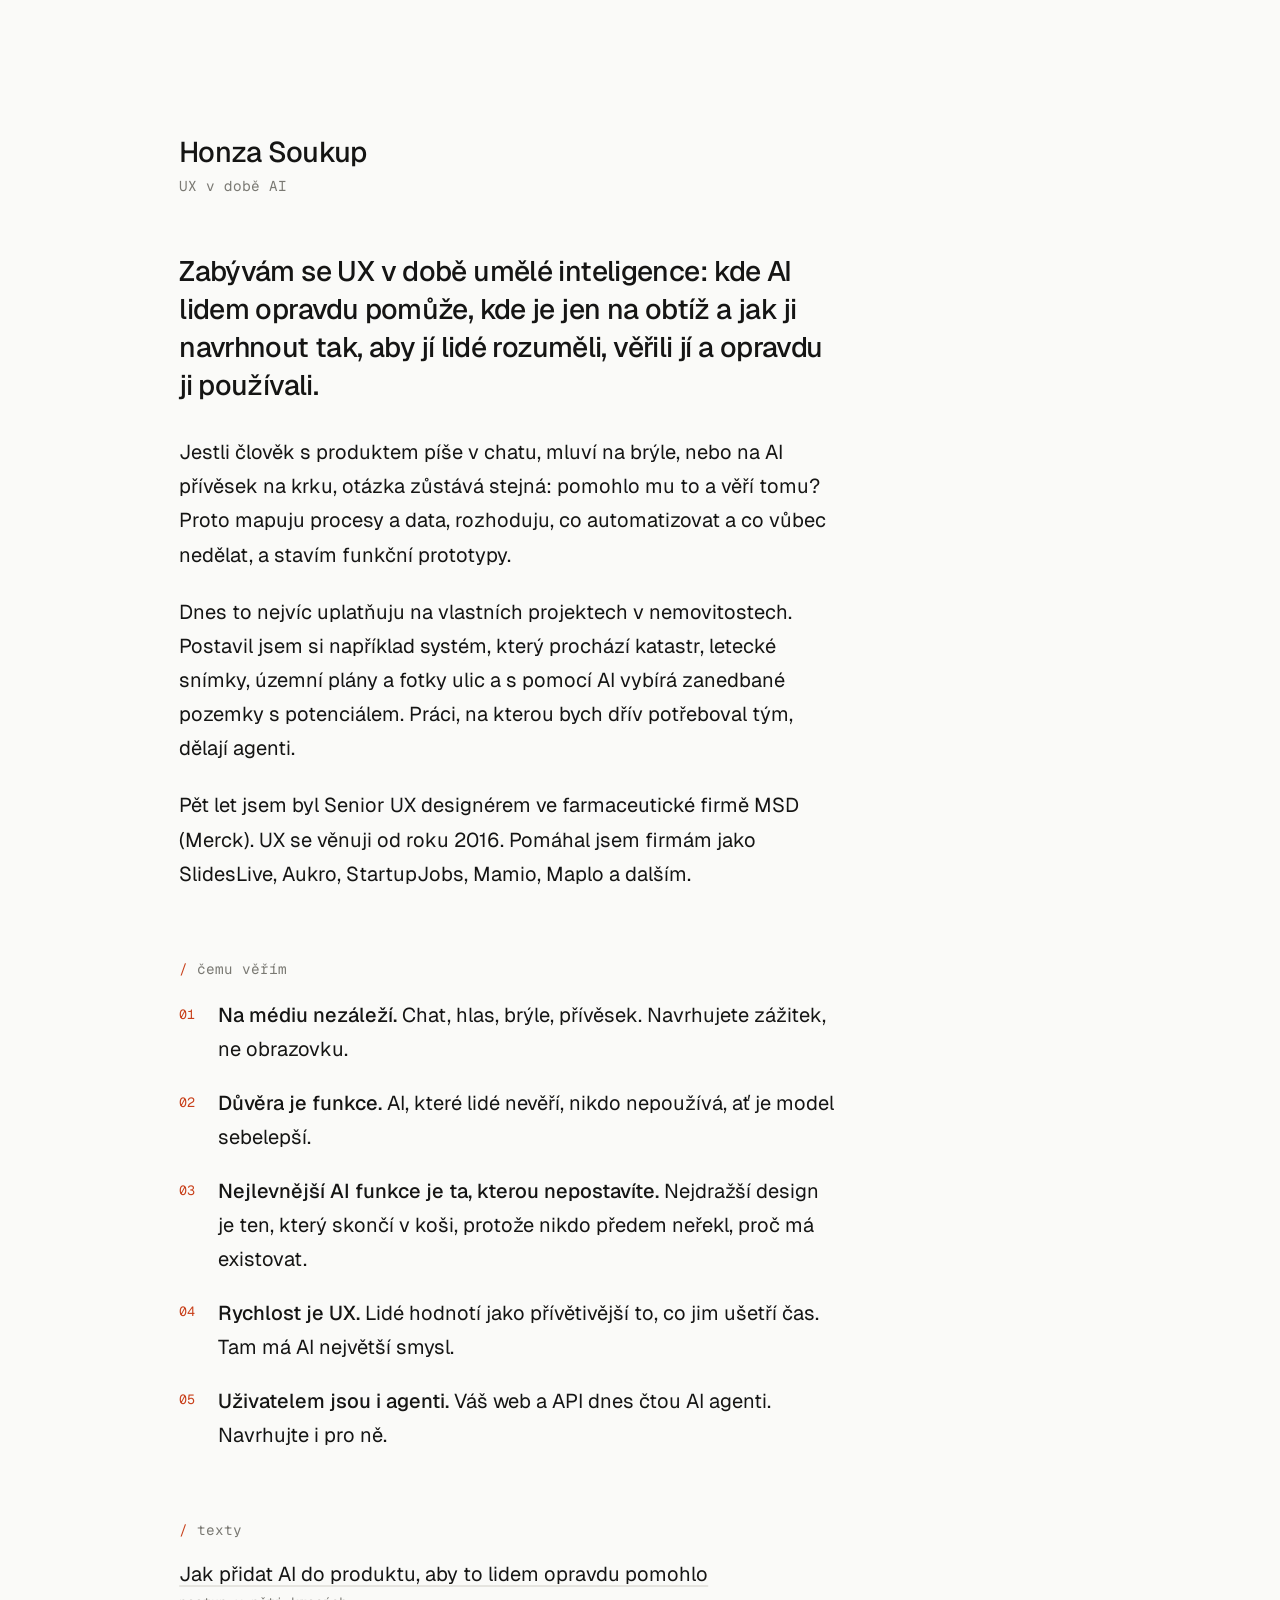
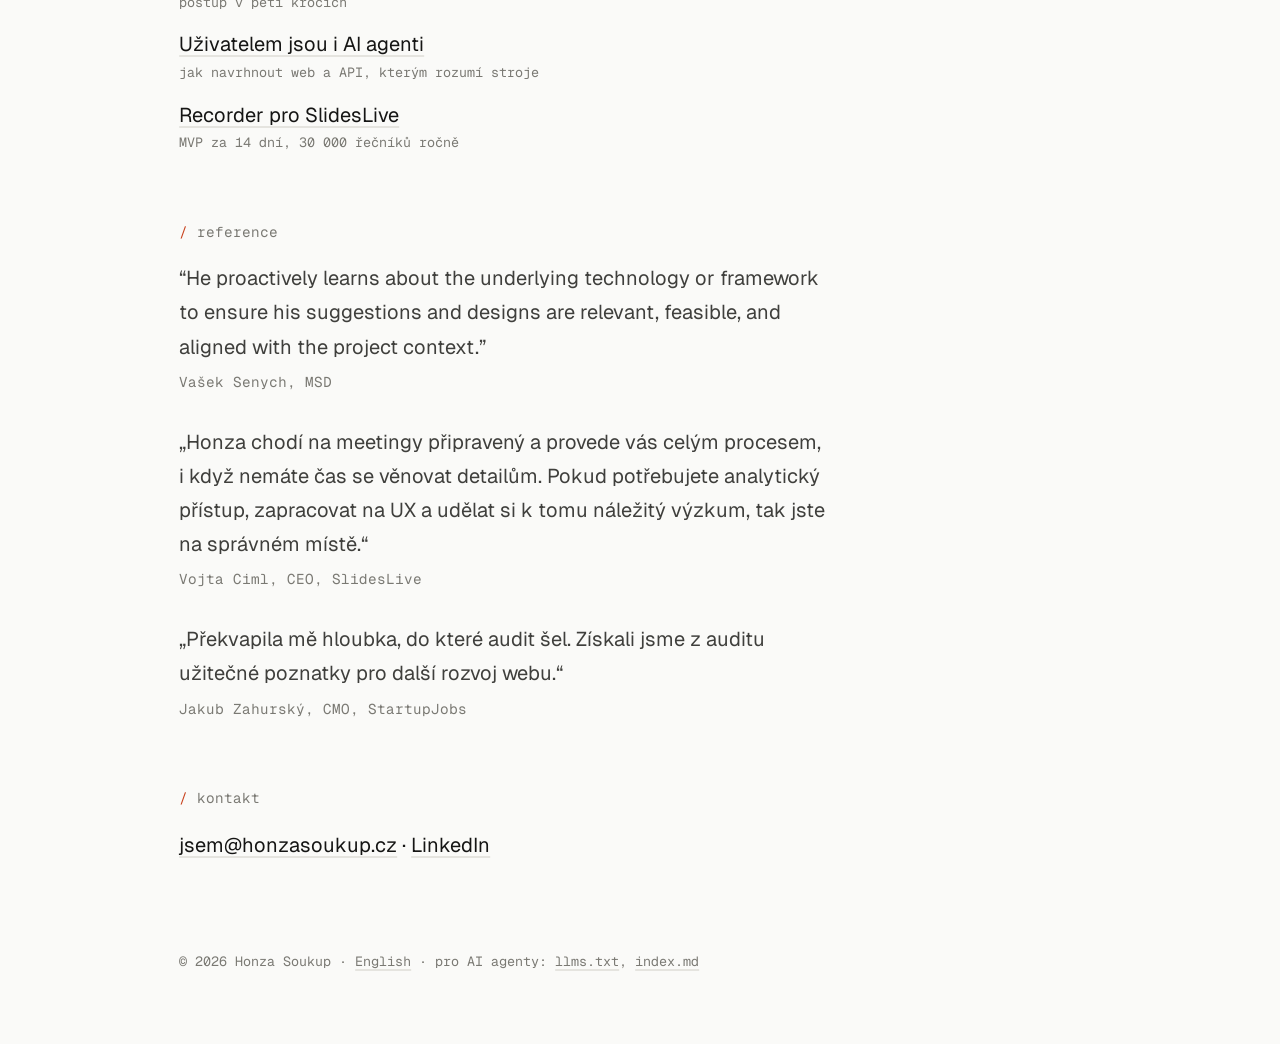
<file: index.html>
<!doctype html>
<html lang="cs">
<head>
<meta charset="utf-8">
<meta name="viewport" content="width=device-width, initial-scale=1">
<title>Honza Soukup — UX v době AI</title>
<meta name="description" content="Honza Soukup se zabývá UX v době AI: kde umělá inteligence lidem opravdu pomůže a jak ji navrhnout tak, aby jí lidé rozuměli a věřili. UX od roku 2016, 5 let Senior UX designer v MSD (Merck).">
<meta name="author" content="Honza Soukup">
<meta name="robots" content="index, follow, max-snippet:-1">
<link rel="canonical" href="https://www.honzasoukup.cz/">
<link rel="alternate" hreflang="cs" href="https://www.honzasoukup.cz/">
<link rel="alternate" hreflang="en" href="https://www.honzasoukup.cz/en/">
<link rel="alternate" hreflang="x-default" href="https://www.honzasoukup.cz/">
<link rel="alternate" type="text/markdown" href="/index.md" title="Markdown verze pro AI agenty">
<link rel="alternate" type="text/plain" href="/llms.txt" title="llms.txt">
<meta property="og:type" content="profile">
<meta property="og:title" content="Honza Soukup — UX v době AI">
<meta property="og:description" content="Chat, hlas, brýle, přívěsek — otázka zůstává stejná: pomohlo to člověku a věří tomu?">
<meta property="og:url" content="https://www.honzasoukup.cz/">
<meta property="og:locale" content="cs_CZ">
<link rel="preconnect" href="https://fonts.googleapis.com">
<link rel="preconnect" href="https://fonts.gstatic.com" crossorigin>
<link href="https://fonts.googleapis.com/css2?family=Geist:wght@400;500&family=Geist+Mono:wght@400&display=swap" rel="stylesheet">
<link rel="stylesheet" href="/style.css">
<script type="application/ld+json">
{
  "@context": "https://schema.org",
  "@graph": [
    {
      "@type": "ProfilePage",
      "@id": "https://www.honzasoukup.cz/#page",
      "url": "https://www.honzasoukup.cz/",
      "name": "Honza Soukup — UX v době AI",
      "inLanguage": "cs",
      "dateModified": "2026-10-04",
      "mainEntity": { "@id": "https://www.honzasoukup.cz/#person" }
    },
    {
      "@type": "Person",
      "@id": "https://www.honzasoukup.cz/#person",
      "name": "Honza Soukup",
      "url": "https://www.honzasoukup.cz/",
      "email": "mailto:jsem@honzasoukup.cz",
      "jobTitle": "UX v době AI",
      "description": "Zabývá se UX v době AI: kde umělá inteligence lidem opravdu pomůže a jak ji navrhnout tak, aby jí lidé rozuměli a věřili — v chatu, hlasem, v brýlích i v nositelných zařízeních. UX od roku 2016, 5 let Senior UX designer v MSD (Merck).",
      "address": { "@type": "PostalAddress", "addressCountry": "CZ" },
      "knowsLanguage": ["cs", "en"],
      "knowsAbout": ["UX v době AI", "UX design", "návrh AI produktů", "AI agenti", "konverzační rozhraní", "uživatelský výzkum", "prototypování"],
      "sameAs": ["https://www.linkedin.com/in/honza-soukup/"],
      "subjectOf": [
        { "@id": "https://www.honzasoukup.cz/blog/jak-do-aplikace-pridat-umelou-inteligenci-ai-aby-to-zlepsilo-ux#article" },
        { "@id": "https://www.honzasoukup.cz/blog/jak-udelat-uzivatelsky-privetive-api#article" },
        { "@id": "https://www.honzasoukup.cz/projekt/recorder#article" }
      ]
    }
  ]
}
</script>
</head>
<body>
<main>
  <h1>Honza Soukup</h1>
  <p class="role">UX v době AI</p>

  <div class="intro">
    <p>Zabývám se UX v&nbsp;době umělé inteligence: kde AI lidem opravdu pomůže, kde je jen na obtíž a&nbsp;jak ji navrhnout tak, aby jí lidé rozuměli, věřili jí a&nbsp;opravdu ji používali.</p>

    <p>Jestli člověk s&nbsp;produktem píše v&nbsp;chatu, mluví na brýle, nebo na AI přívěsek na krku, otázka zůstává stejná: pomohlo mu to a&nbsp;věří tomu? Proto mapuju procesy a&nbsp;data, rozhoduju, co automatizovat a&nbsp;co vůbec nedělat, a&nbsp;stavím funkční prototypy.</p>

    <p>Dnes to nejvíc uplatňuju na vlastních projektech v&nbsp;nemovitostech. Postavil jsem si například systém, který prochází katastr, letecké snímky, územní plány a&nbsp;fotky ulic a&nbsp;s&nbsp;pomocí AI vybírá zanedbané pozemky s&nbsp;potenciálem. Práci, na kterou bych dřív potřeboval tým, dělají agenti.</p>

    <p>Pět let jsem byl Senior UX designérem ve farmaceutické firmě MSD (Merck). UX se věnuji od roku 2016. Pomáhal jsem firmám jako SlidesLive, Aukro, StartupJobs, Mamio, Maplo a&nbsp;dalším.</p>
  </div>

  <section aria-labelledby="teze">
    <h2 id="teze">čemu věřím</h2>
    <ol class="theses">
      <li><strong>Na médiu nezáleží.</strong> Chat, hlas, brýle, přívěsek. Navrhujete zážitek, ne obrazovku.</li>
      <li><strong>Důvěra je funkce.</strong> AI, které lidé nevěří, nikdo nepoužívá, ať je model sebelepší.</li>
      <li><strong>Nejlevnější AI funkce je ta, kterou nepostavíte.</strong> Nejdražší design je ten, který skončí v&nbsp;koši, protože nikdo předem neřekl, proč má existovat.</li>
      <li><strong>Rychlost je UX.</strong> Lidé hodnotí jako přívětivější to, co jim ušetří čas. Tam má AI největší smysl.</li>
      <li><strong>Uživatelem jsou i agenti.</strong> Váš web a&nbsp;API dnes čtou AI agenti. Navrhujte i&nbsp;pro ně.</li>
    </ol>
  </section>

  <section aria-labelledby="texty">
    <h2 id="texty">texty</h2>
    <ul class="texts">
      <li><a href="/blog/jak-do-aplikace-pridat-umelou-inteligenci-ai-aby-to-zlepsilo-ux">Jak přidat AI do produktu, aby to lidem opravdu pomohlo</a><small>postup v&nbsp;pěti krocích</small></li>
      <li><a href="/blog/jak-udelat-uzivatelsky-privetive-api">Uživatelem jsou i&nbsp;AI agenti</a><small>jak navrhnout web a&nbsp;API, kterým rozumí stroje</small></li>
      <li><a href="/projekt/recorder">Recorder pro SlidesLive</a><small>MVP za 14 dní, 30&nbsp;000 řečníků ročně</small></li>
    </ul>
  </section>

  <section aria-labelledby="reference">
    <h2 id="reference">reference</h2>
    <figure lang="en">
      <blockquote>“He proactively learns about the underlying technology or framework to ensure his suggestions and designs are relevant, feasible, and aligned with the project context.”</blockquote>
      <figcaption>Vašek Senych, MSD</figcaption>
    </figure>
    <figure>
      <blockquote>„Honza chodí na meetingy připravený a&nbsp;provede vás celým procesem, i&nbsp;když nemáte čas se věnovat detailům. Pokud potřebujete analytický přístup, zapracovat na UX a&nbsp;udělat si k&nbsp;tomu náležitý výzkum, tak jste na správném místě.“</blockquote>
      <figcaption>Vojta Ciml, CEO, SlidesLive</figcaption>
    </figure>
    <figure>
      <blockquote>„Překvapila mě hloubka, do které audit šel. Získali jsme z&nbsp;auditu užitečné poznatky pro další rozvoj webu.“</blockquote>
      <figcaption>Jakub Zahurský, CMO, StartupJobs</figcaption>
    </figure>
  </section>

  <section aria-labelledby="kontakt">
    <h2 id="kontakt">kontakt</h2>
    <p><a href="mailto:jsem@honzasoukup.cz">jsem@honzasoukup.cz</a> · <a href="https://www.linkedin.com/in/honza-soukup/">LinkedIn</a></p>
  </section>

  <footer class="colophon">
    © 2026 Honza Soukup · <a href="/en/" hreflang="en" lang="en">English</a> · pro AI agenty: <a href="/llms.txt">llms.txt</a>, <a href="/index.md">index.md</a>
  </footer>
</main>
</body>
</html>
</file>
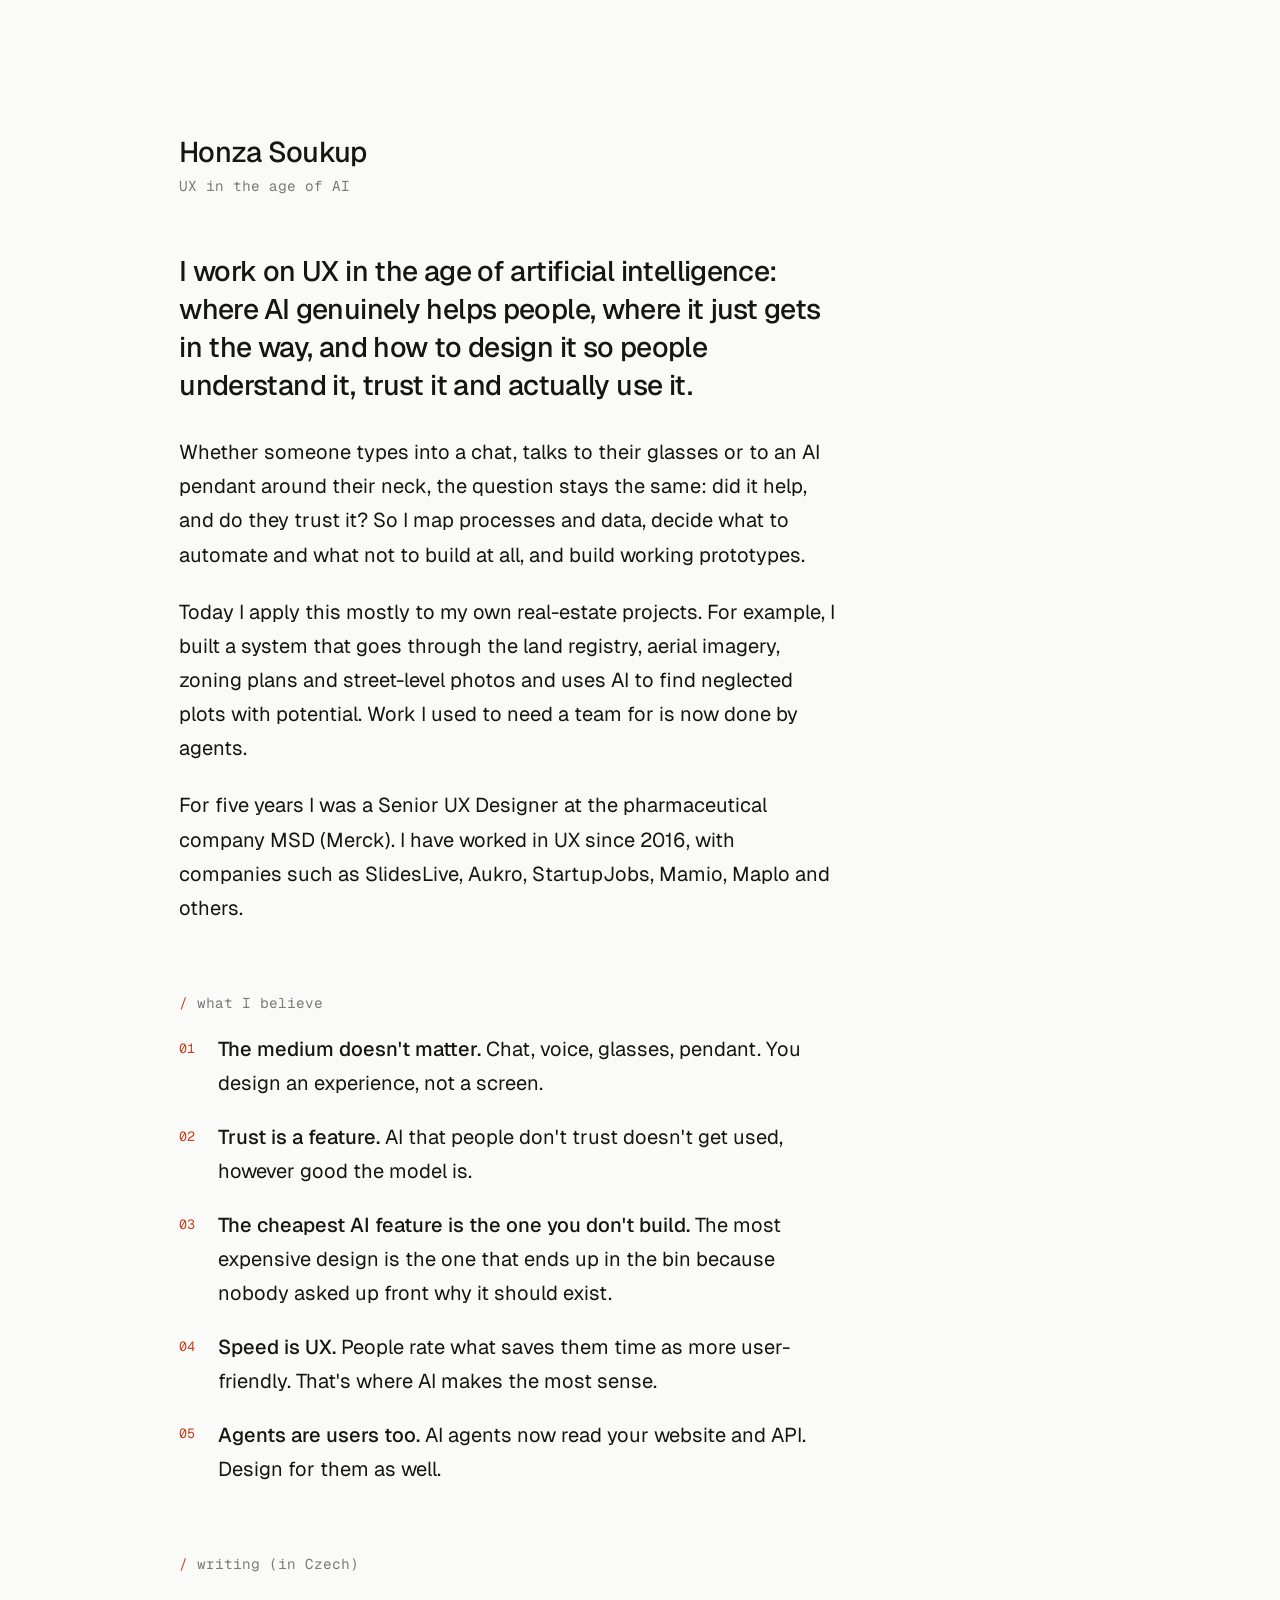
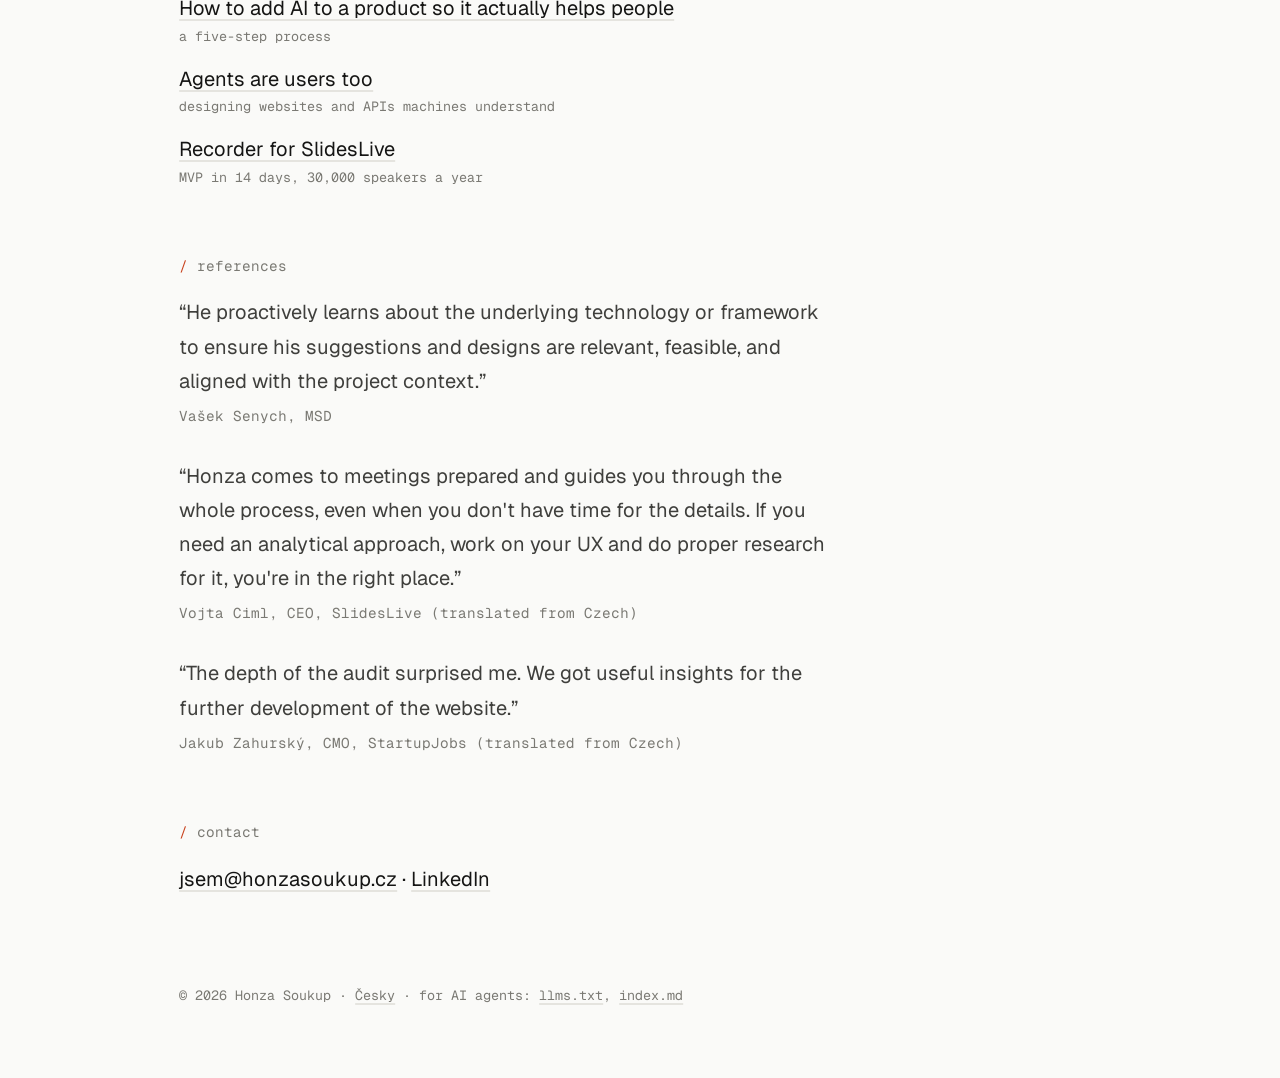
<file: en/index.html>
<!doctype html>
<html lang="en">
<head>
<meta charset="utf-8">
<meta name="viewport" content="width=device-width, initial-scale=1">
<title>Honza Soukup — UX in the age of AI</title>
<meta name="description" content="Honza Soukup works on UX in the age of AI: where artificial intelligence genuinely helps people and how to design it so people understand and trust it. UX since 2016, 5 years as Senior UX Designer at MSD (Merck).">
<meta name="author" content="Honza Soukup">
<meta name="robots" content="index, follow, max-snippet:-1">
<link rel="canonical" href="https://www.honzasoukup.cz/en/">
<link rel="alternate" hreflang="cs" href="https://www.honzasoukup.cz/">
<link rel="alternate" hreflang="en" href="https://www.honzasoukup.cz/en/">
<link rel="alternate" hreflang="x-default" href="https://www.honzasoukup.cz/">
<link rel="alternate" type="text/markdown" href="/en/index.md" title="Markdown version for AI agents">
<link rel="alternate" type="text/plain" href="/llms.txt" title="llms.txt">
<meta property="og:type" content="profile">
<meta property="og:title" content="Honza Soukup — UX in the age of AI">
<meta property="og:description" content="Chat, voice, glasses, a pendant — the question stays the same: did it help, and do people trust it?">
<meta property="og:url" content="https://www.honzasoukup.cz/en/">
<meta property="og:locale" content="en_US">
<link rel="preconnect" href="https://fonts.googleapis.com">
<link rel="preconnect" href="https://fonts.gstatic.com" crossorigin>
<link href="https://fonts.googleapis.com/css2?family=Geist:wght@400;500&family=Geist+Mono:wght@400&display=swap" rel="stylesheet">
<link rel="stylesheet" href="/style.css">
<script type="application/ld+json">
{
  "@context": "https://schema.org",
  "@type": "ProfilePage",
  "@id": "https://www.honzasoukup.cz/en/#page",
  "url": "https://www.honzasoukup.cz/en/",
  "name": "Honza Soukup — UX in the age of AI",
  "inLanguage": "en",
  "dateModified": "2026-10-04",
  "mainEntity": { "@id": "https://www.honzasoukup.cz/#person" }
}
</script>
</head>
<body>
<main>
  <h1>Honza Soukup</h1>
  <p class="role">UX in the age of AI</p>

  <div class="intro">
    <p>I work on UX in the age of artificial intelligence: where AI genuinely helps people, where it just gets in the way, and how to design it so people understand it, trust it and actually use it.</p>

    <p>Whether someone types into a chat, talks to their glasses or to an AI pendant around their neck, the question stays the same: did it help, and do they trust it? So I map processes and data, decide what to automate and what not to build at all, and build working prototypes.</p>

    <p>Today I apply this mostly to my own real-estate projects. For example, I built a system that goes through the land registry, aerial imagery, zoning plans and street-level photos and uses AI to find neglected plots with potential. Work I used to need a team for is now done by agents.</p>

    <p>For five years I was a Senior UX Designer at the pharmaceutical company MSD (Merck). I have worked in UX since 2016, with companies such as SlidesLive, Aukro, StartupJobs, Mamio, Maplo and others.</p>
  </div>

  <section aria-labelledby="beliefs">
    <h2 id="beliefs">what I believe</h2>
    <ol class="theses">
      <li><strong>The medium doesn't matter.</strong> Chat, voice, glasses, pendant. You design an experience, not a screen.</li>
      <li><strong>Trust is a feature.</strong> AI that people don't trust doesn't get used, however good the model is.</li>
      <li><strong>The cheapest AI feature is the one you don't build.</strong> The most expensive design is the one that ends up in the bin because nobody asked up front why it should exist.</li>
      <li><strong>Speed is UX.</strong> People rate what saves them time as more user-friendly. That's where AI makes the most sense.</li>
      <li><strong>Agents are users too.</strong> AI agents now read your website and API. Design for them as well.</li>
    </ol>
  </section>

  <section aria-labelledby="writing">
    <h2 id="writing">writing (in Czech)</h2>
    <ul class="texts">
      <li><a href="/blog/jak-do-aplikace-pridat-umelou-inteligenci-ai-aby-to-zlepsilo-ux" hreflang="cs">How to add AI to a product so it actually helps people</a><small>a five-step process</small></li>
      <li><a href="/blog/jak-udelat-uzivatelsky-privetive-api" hreflang="cs">Agents are users too</a><small>designing websites and APIs machines understand</small></li>
      <li><a href="/projekt/recorder" hreflang="cs">Recorder for SlidesLive</a><small>MVP in 14 days, 30,000 speakers a year</small></li>
    </ul>
  </section>

  <section aria-labelledby="references">
    <h2 id="references">references</h2>
    <figure>
      <blockquote>“He proactively learns about the underlying technology or framework to ensure his suggestions and designs are relevant, feasible, and aligned with the project context.”</blockquote>
      <figcaption>Vašek Senych, MSD</figcaption>
    </figure>
    <figure>
      <blockquote>“Honza comes to meetings prepared and guides you through the whole process, even when you don't have time for the details. If you need an analytical approach, work on your UX and do proper research for it, you're in the right place.”</blockquote>
      <figcaption>Vojta Ciml, CEO, SlidesLive (translated from Czech)</figcaption>
    </figure>
    <figure>
      <blockquote>“The depth of the audit surprised me. We got useful insights for the further development of the website.”</blockquote>
      <figcaption>Jakub Zahurský, CMO, StartupJobs (translated from Czech)</figcaption>
    </figure>
  </section>

  <section aria-labelledby="contact">
    <h2 id="contact">contact</h2>
    <p><a href="mailto:jsem@honzasoukup.cz">jsem@honzasoukup.cz</a> · <a href="https://www.linkedin.com/in/honza-soukup/">LinkedIn</a></p>
  </section>

  <footer class="colophon">
    © 2026 Honza Soukup · <a href="/" hreflang="cs" lang="cs">Česky</a> · for AI agents: <a href="/llms.txt">llms.txt</a>, <a href="/en/index.md">index.md</a>
  </footer>
</main>
</body>
</html>
</file>
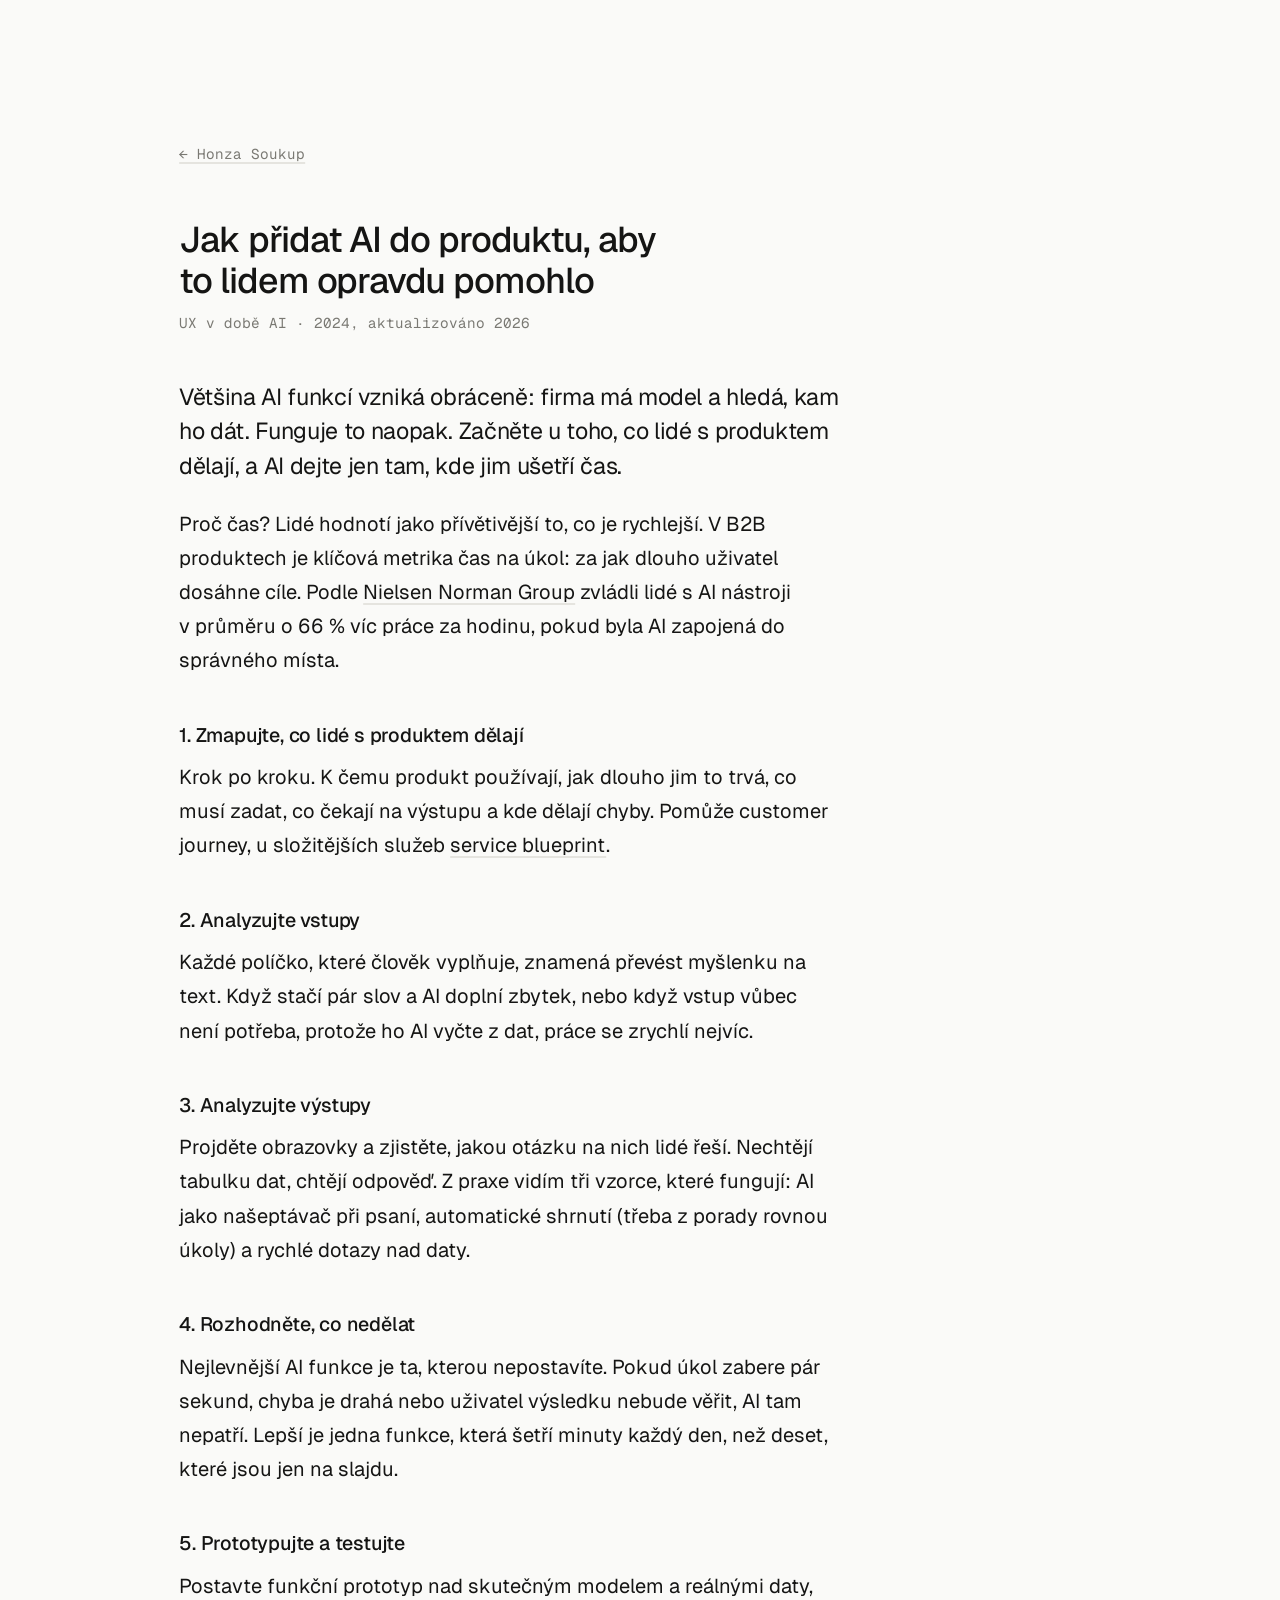
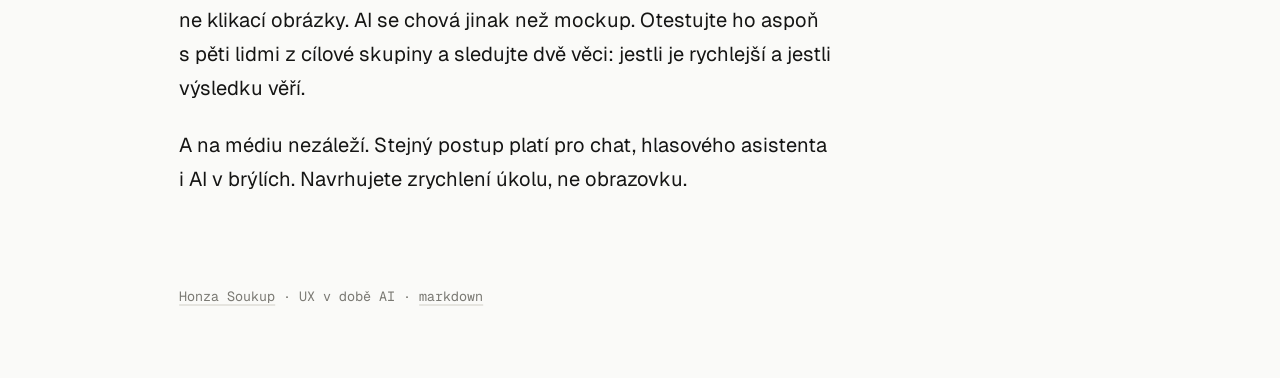
<file: blog/jak-do-aplikace-pridat-umelou-inteligenci-ai-aby-to-zlepsilo-ux/index.html>
<!doctype html>
<html lang="cs">
<head>
<meta charset="utf-8">
<meta name="viewport" content="width=device-width, initial-scale=1">
<title>Jak přidat AI do produktu, aby to lidem opravdu pomohlo — Honza Soukup</title>
<meta name="description" content="Postup v pěti krocích, jak přidat umělou inteligenci do aplikace tak, aby zrychlila práci uživatelů: zmapujte úkoly, analyzujte vstupy a výstupy, rozhodněte, co nedělat, prototypujte a testujte.">
<meta name="author" content="Honza Soukup">
<link rel="canonical" href="https://www.honzasoukup.cz/blog/jak-do-aplikace-pridat-umelou-inteligenci-ai-aby-to-zlepsilo-ux">
<link rel="alternate" type="text/markdown" href="/blog/jak-do-aplikace-pridat-umelou-inteligenci-ai-aby-to-zlepsilo-ux/index.md">
<meta property="og:type" content="article">
<meta property="og:title" content="Jak přidat AI do produktu, aby to lidem opravdu pomohlo">
<link rel="preconnect" href="https://fonts.googleapis.com">
<link rel="preconnect" href="https://fonts.gstatic.com" crossorigin>
<link href="https://fonts.googleapis.com/css2?family=Geist:wght@400;500&family=Geist+Mono:wght@400&display=swap" rel="stylesheet">
<link rel="stylesheet" href="/style.css">
<script type="application/ld+json">
{
  "@context": "https://schema.org",
  "@type": "Article",
  "@id": "https://www.honzasoukup.cz/blog/jak-do-aplikace-pridat-umelou-inteligenci-ai-aby-to-zlepsilo-ux#article",
  "headline": "Jak přidat AI do produktu, aby to lidem opravdu pomohlo",
  "inLanguage": "cs",
  "datePublished": "2024-06-01",
  "dateModified": "2026-10-04",
  "author": { "@type": "Person", "@id": "https://www.honzasoukup.cz/#person", "name": "Honza Soukup", "url": "https://www.honzasoukup.cz/" },
  "about": ["UX v době AI", "návrh AI produktů"]
}
</script>
</head>
<body>
<main>
  <a class="back" href="/">← Honza Soukup</a>
  <article>
    <h1>Jak přidat AI do produktu, aby to lidem opravdu pomohlo</h1>
    <p class="meta">UX v době AI · 2024, aktualizováno 2026</p>

    <p class="lede">Většina AI funkcí vzniká obráceně: firma má model a&nbsp;hledá, kam ho dát. Funguje to naopak. Začněte u&nbsp;toho, co lidé s&nbsp;produktem dělají, a&nbsp;AI dejte jen tam, kde jim ušetří čas.</p>

    <p>Proč čas? Lidé hodnotí jako přívětivější to, co je rychlejší. V&nbsp;B2B produktech je klíčová metrika čas na úkol: za jak dlouho uživatel dosáhne cíle. Podle <a href="https://www.nngroup.com/articles/ai-tools-productivity-gains/">Nielsen Norman Group</a> zvládli lidé s&nbsp;AI nástroji v&nbsp;průměru o&nbsp;66&nbsp;% víc práce za hodinu, pokud byla AI zapojená do správného místa.</p>

    <h3>1. Zmapujte, co lidé s&nbsp;produktem dělají</h3>
    <p>Krok po kroku. K&nbsp;čemu produkt používají, jak dlouho jim to trvá, co musí zadat, co čekají na výstupu a&nbsp;kde dělají chyby. Pomůže customer journey, u&nbsp;složitějších služeb <a href="https://www.nngroup.com/articles/service-blueprints-definition/">service blueprint</a>.</p>

    <h3>2. Analyzujte vstupy</h3>
    <p>Každé políčko, které člověk vyplňuje, znamená převést myšlenku na text. Když stačí pár slov a&nbsp;AI doplní zbytek, nebo když vstup vůbec není potřeba, protože ho AI vyčte z&nbsp;dat, práce se zrychlí nejvíc.</p>

    <h3>3. Analyzujte výstupy</h3>
    <p>Projděte obrazovky a&nbsp;zjistěte, jakou otázku na nich lidé řeší. Nechtějí tabulku dat, chtějí odpověď. Z&nbsp;praxe vidím tři vzorce, které fungují: AI jako našeptávač při psaní, automatické shrnutí (třeba z&nbsp;porady rovnou úkoly) a&nbsp;rychlé dotazy nad daty.</p>

    <h3>4. Rozhodněte, co nedělat</h3>
    <p>Nejlevnější AI funkce je ta, kterou nepostavíte. Pokud úkol zabere pár sekund, chyba je drahá nebo uživatel výsledku nebude věřit, AI tam nepatří. Lepší je jedna funkce, která šetří minuty každý den, než deset, které jsou jen na slajdu.</p>

    <h3>5. Prototypujte a&nbsp;testujte</h3>
    <p>Postavte funkční prototyp nad skutečným modelem a&nbsp;reálnými daty, ne klikací obrázky. AI se chová jinak než mockup. Otestujte ho aspoň s&nbsp;pěti lidmi z&nbsp;cílové skupiny a&nbsp;sledujte dvě věci: jestli je rychlejší a&nbsp;jestli výsledku věří.</p>

    <p>A&nbsp;na médiu nezáleží. Stejný postup platí pro chat, hlasového asistenta i&nbsp;AI v&nbsp;brýlích. Navrhujete zrychlení úkolu, ne obrazovku.</p>
  </article>

  <footer class="colophon">
    <a href="/">Honza Soukup</a> · UX v době AI · <a href="/blog/jak-do-aplikace-pridat-umelou-inteligenci-ai-aby-to-zlepsilo-ux/index.md">markdown</a>
  </footer>
</main>
</body>
</html>
</file>
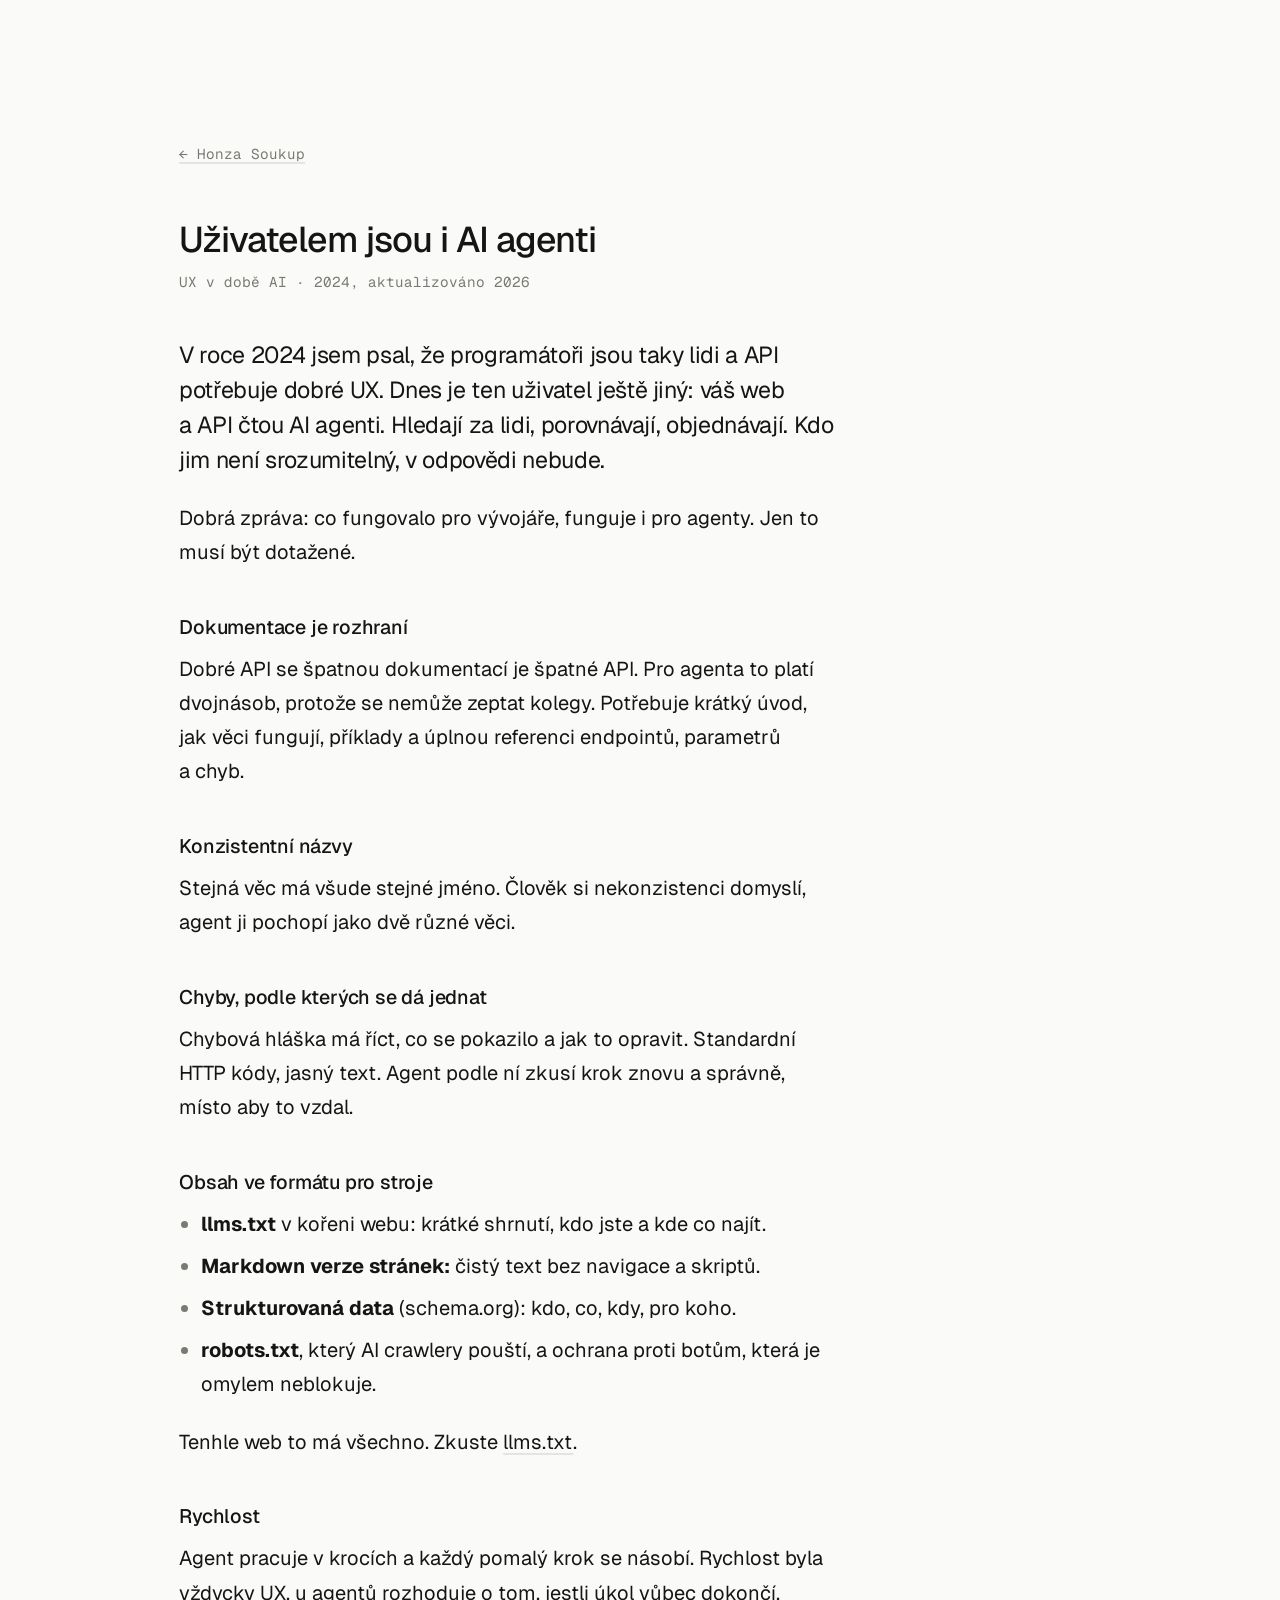
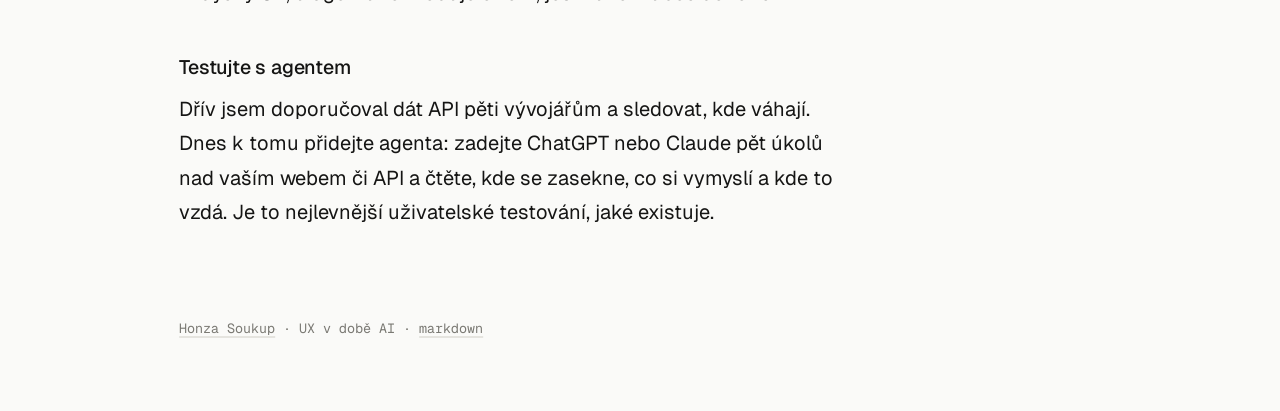
<file: blog/jak-udelat-uzivatelsky-privetive-api/index.html>
<!doctype html>
<html lang="cs">
<head>
<meta charset="utf-8">
<meta name="viewport" content="width=device-width, initial-scale=1">
<title>Uživatelem jsou i AI agenti — Honza Soukup</title>
<meta name="description" content="Weby a API dnes nečtou jen lidé a vývojáři, ale i AI agenti. Jak je navrhnout, aby jim stroje rozuměly: dokumentace, konzistentní názvy, srozumitelné chyby, llms.txt, markdown a test s agentem.">
<meta name="author" content="Honza Soukup">
<link rel="canonical" href="https://www.honzasoukup.cz/blog/jak-udelat-uzivatelsky-privetive-api">
<link rel="alternate" type="text/markdown" href="/blog/jak-udelat-uzivatelsky-privetive-api/index.md">
<meta property="og:type" content="article">
<meta property="og:title" content="Uživatelem jsou i AI agenti">
<link rel="preconnect" href="https://fonts.googleapis.com">
<link rel="preconnect" href="https://fonts.gstatic.com" crossorigin>
<link href="https://fonts.googleapis.com/css2?family=Geist:wght@400;500&family=Geist+Mono:wght@400&display=swap" rel="stylesheet">
<link rel="stylesheet" href="/style.css">
<script type="application/ld+json">
{
  "@context": "https://schema.org",
  "@type": "Article",
  "@id": "https://www.honzasoukup.cz/blog/jak-udelat-uzivatelsky-privetive-api#article",
  "headline": "Uživatelem jsou i AI agenti",
  "inLanguage": "cs",
  "datePublished": "2024-06-01",
  "dateModified": "2026-10-04",
  "author": { "@type": "Person", "@id": "https://www.honzasoukup.cz/#person", "name": "Honza Soukup", "url": "https://www.honzasoukup.cz/" },
  "about": ["UX v době AI", "AI agenti", "API design", "llms.txt"]
}
</script>
</head>
<body>
<main>
  <a class="back" href="/">← Honza Soukup</a>
  <article>
    <h1>Uživatelem jsou i&nbsp;AI agenti</h1>
    <p class="meta">UX v době AI · 2024, aktualizováno 2026</p>

    <p class="lede">V&nbsp;roce 2024 jsem psal, že programátoři jsou taky lidi a&nbsp;API potřebuje dobré UX. Dnes je ten uživatel ještě jiný: váš web a&nbsp;API čtou AI agenti. Hledají za lidi, porovnávají, objednávají. Kdo jim není srozumitelný, v&nbsp;odpovědi nebude.</p>

    <p>Dobrá zpráva: co fungovalo pro vývojáře, funguje i&nbsp;pro agenty. Jen to musí být dotažené.</p>

    <h3>Dokumentace je rozhraní</h3>
    <p>Dobré API se špatnou dokumentací je špatné API. Pro agenta to platí dvojnásob, protože se nemůže zeptat kolegy. Potřebuje krátký úvod, jak věci fungují, příklady a&nbsp;úplnou referenci endpointů, parametrů a&nbsp;chyb.</p>

    <h3>Konzistentní názvy</h3>
    <p>Stejná věc má všude stejné jméno. Člověk si nekonzistenci domyslí, agent ji pochopí jako dvě různé věci.</p>

    <h3>Chyby, podle kterých se dá jednat</h3>
    <p>Chybová hláška má říct, co se pokazilo a&nbsp;jak to opravit. Standardní HTTP kódy, jasný text. Agent podle ní zkusí krok znovu a&nbsp;správně, místo aby to vzdal.</p>

    <h3>Obsah ve formátu pro stroje</h3>
    <ul>
      <li><b>llms.txt</b> v&nbsp;kořeni webu: krátké shrnutí, kdo jste a&nbsp;kde co najít.</li>
      <li><b>Markdown verze stránek:</b> čistý text bez navigace a&nbsp;skriptů.</li>
      <li><b>Strukturovaná data</b> (schema.org): kdo, co, kdy, pro koho.</li>
      <li><b>robots.txt</b>, který AI crawlery pouští, a&nbsp;ochrana proti botům, která je omylem neblokuje.</li>
    </ul>
    <p>Tenhle web to má všechno. Zkuste <a href="/llms.txt">llms.txt</a>.</p>

    <h3>Rychlost</h3>
    <p>Agent pracuje v&nbsp;krocích a&nbsp;každý pomalý krok se násobí. Rychlost byla vždycky UX, u&nbsp;agentů rozhoduje o&nbsp;tom, jestli úkol vůbec dokončí.</p>

    <h3>Testujte s&nbsp;agentem</h3>
    <p>Dřív jsem doporučoval dát API pěti vývojářům a&nbsp;sledovat, kde váhají. Dnes k&nbsp;tomu přidejte agenta: zadejte ChatGPT nebo Claude pět úkolů nad vaším webem či API a&nbsp;čtěte, kde se zasekne, co si vymyslí a&nbsp;kde to vzdá. Je to nejlevnější uživatelské testování, jaké existuje.</p>
  </article>

  <footer class="colophon">
    <a href="/">Honza Soukup</a> · UX v době AI · <a href="/blog/jak-udelat-uzivatelsky-privetive-api/index.md">markdown</a>
  </footer>
</main>
</body>
</html>
</file>
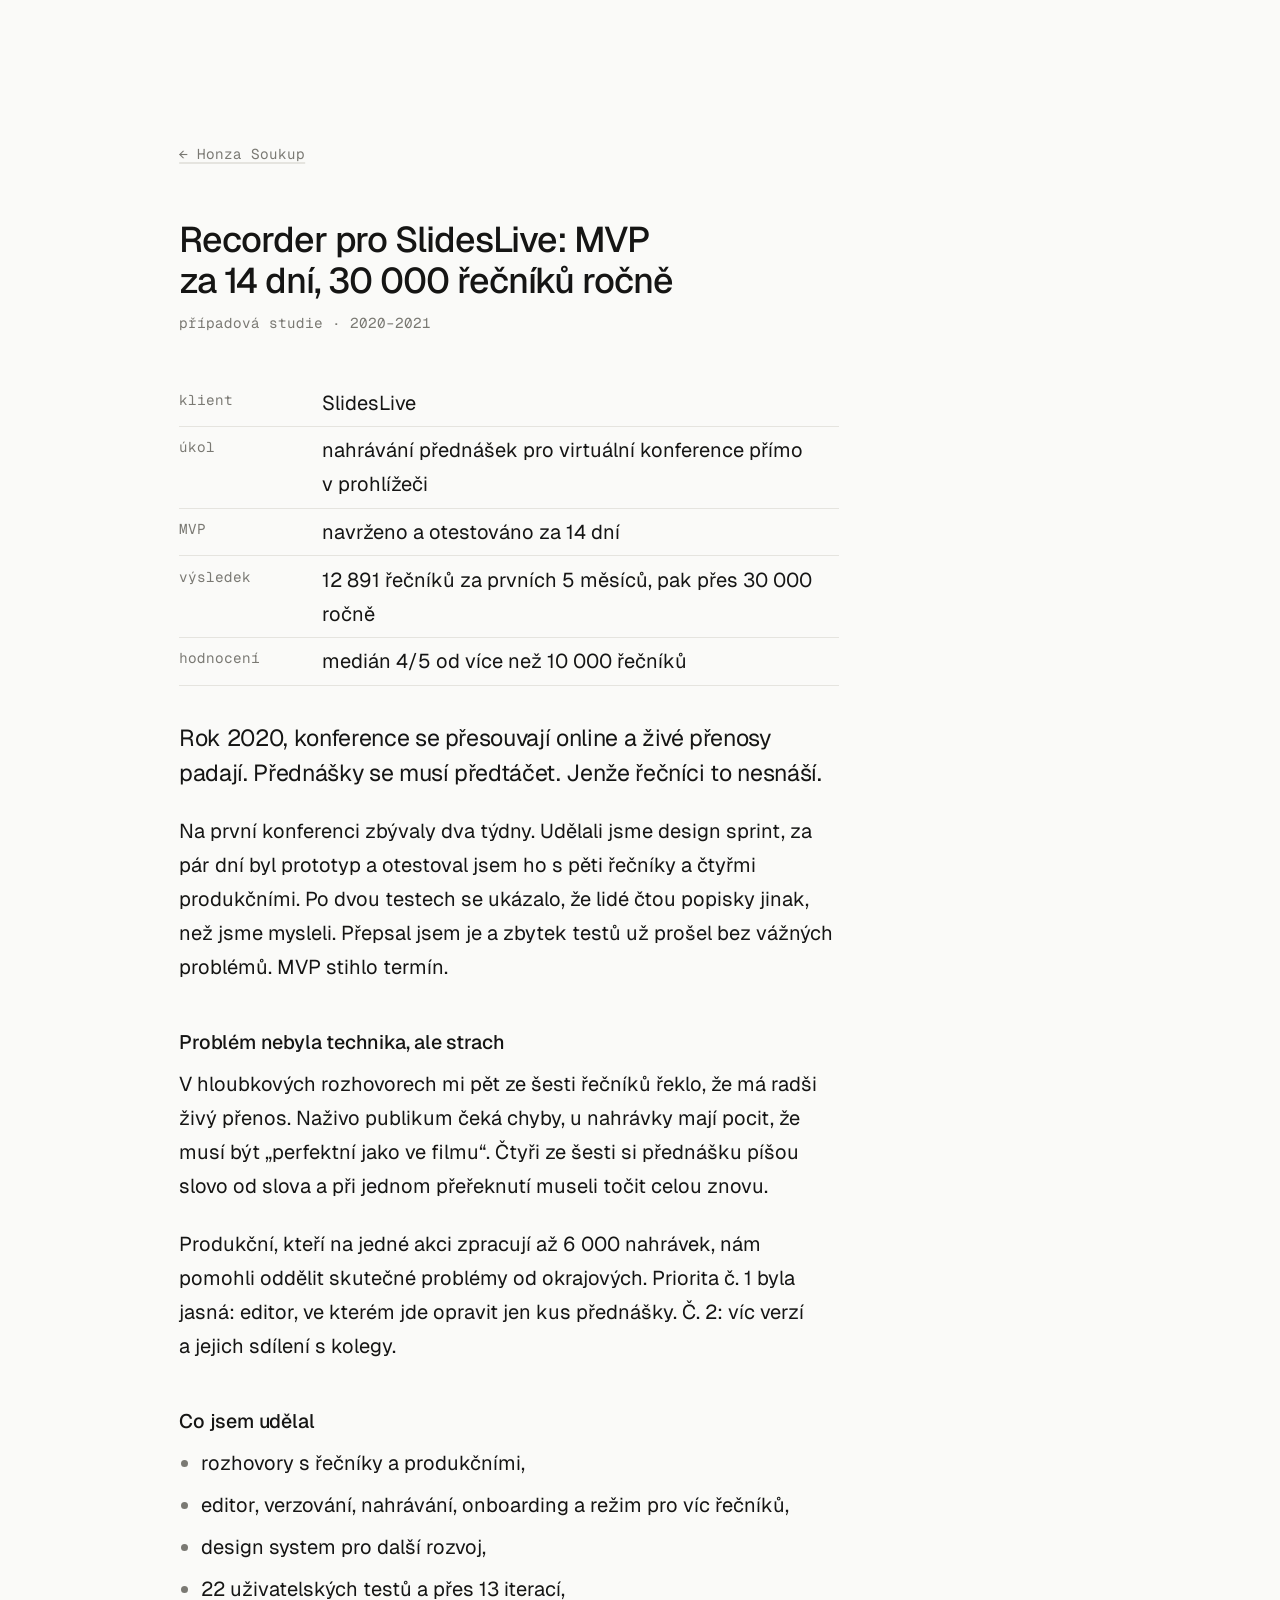
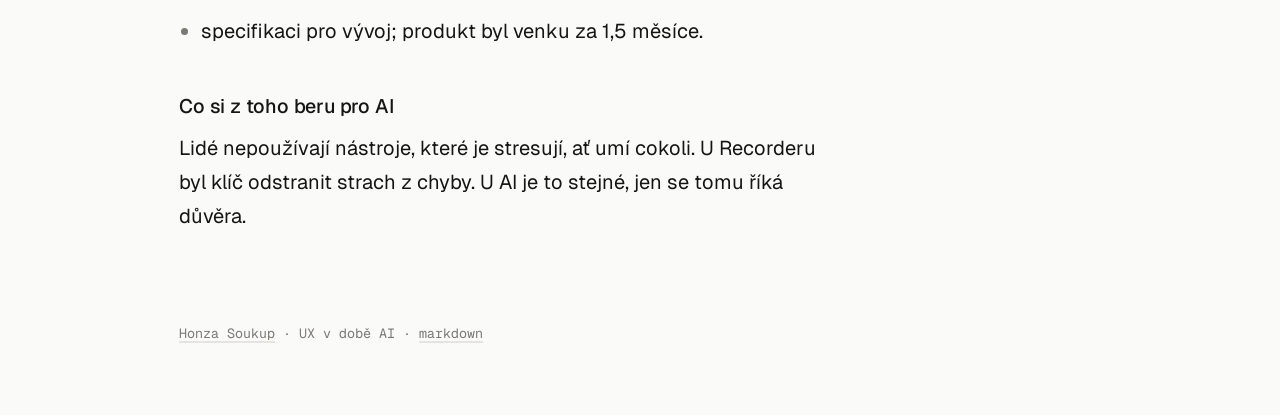
<file: projekt/recorder/index.html>
<!doctype html>
<html lang="cs">
<head>
<meta charset="utf-8">
<meta name="viewport" content="width=device-width, initial-scale=1">
<title>Recorder pro SlidesLive: MVP za 14 dní, 30 000 řečníků ročně — Honza Soukup</title>
<meta name="description" content="Případová studie: návrh nástroje Recorder pro SlidesLive, kterým řečníci virtuálních konferencí nahrávají přednášky v prohlížeči. MVP za 14 dní, 12 891 řečníků za prvních 5 měsíců, přes 30 000 ročně, medián hodnocení 4/5.">
<meta name="author" content="Honza Soukup">
<link rel="canonical" href="https://www.honzasoukup.cz/projekt/recorder">
<link rel="alternate" type="text/markdown" href="/projekt/recorder/index.md">
<meta property="og:type" content="article">
<meta property="og:title" content="Recorder pro SlidesLive: MVP za 14 dní, 30 000 řečníků ročně">
<link rel="preconnect" href="https://fonts.googleapis.com">
<link rel="preconnect" href="https://fonts.gstatic.com" crossorigin>
<link href="https://fonts.googleapis.com/css2?family=Geist:wght@400;500&family=Geist+Mono:wght@400&display=swap" rel="stylesheet">
<link rel="stylesheet" href="/style.css">
<script type="application/ld+json">
{
  "@context": "https://schema.org",
  "@type": "Article",
  "@id": "https://www.honzasoukup.cz/projekt/recorder#article",
  "headline": "Recorder pro SlidesLive: MVP za 14 dní, 30 000 řečníků ročně",
  "inLanguage": "cs",
  "datePublished": "2021-02-01",
  "dateModified": "2026-10-04",
  "author": { "@type": "Person", "@id": "https://www.honzasoukup.cz/#person", "name": "Honza Soukup", "url": "https://www.honzasoukup.cz/" },
  "about": [{ "@type": "Organization", "name": "SlidesLive" }, "UX výzkum", "případová studie"]
}
</script>
</head>
<body>
<main>
  <a class="back" href="/">← Honza Soukup</a>
  <article>
    <h1>Recorder pro SlidesLive: MVP za 14 dní, 30&nbsp;000 řečníků ročně</h1>
    <p class="meta">případová studie · 2020–2021</p>

    <ul class="facts">
      <li><b>klient</b><span>SlidesLive</span></li>
      <li><b>úkol</b><span>nahrávání přednášek pro virtuální konference přímo v&nbsp;prohlížeči</span></li>
      <li><b>MVP</b><span>navrženo a&nbsp;otestováno za 14 dní</span></li>
      <li><b>výsledek</b><span>12&nbsp;891 řečníků za prvních 5 měsíců, pak přes 30&nbsp;000 ročně</span></li>
      <li><b>hodnocení</b><span>medián 4/5 od více než 10&nbsp;000 řečníků</span></li>
    </ul>

    <p class="lede">Rok 2020, konference se přesouvají online a&nbsp;živé přenosy padají. Přednášky se musí předtáčet. Jenže řečníci to nesnáší.</p>

    <p>Na první konferenci zbývaly dva týdny. Udělali jsme design sprint, za pár dní byl prototyp a&nbsp;otestoval jsem ho s&nbsp;pěti řečníky a&nbsp;čtyřmi produkčními. Po dvou testech se ukázalo, že lidé čtou popisky jinak, než jsme mysleli. Přepsal jsem je a&nbsp;zbytek testů už prošel bez vážných problémů. MVP stihlo termín.</p>

    <h3>Problém nebyla technika, ale strach</h3>
    <p>V&nbsp;hloubkových rozhovorech mi pět ze šesti řečníků řeklo, že má radši živý přenos. Naživo publikum čeká chyby, u&nbsp;nahrávky mají pocit, že musí být „perfektní jako ve filmu“. Čtyři ze šesti si přednášku píšou slovo od slova a&nbsp;při jednom přeřeknutí museli točit celou znovu.</p>
    <p>Produkční, kteří na jedné akci zpracují až 6&nbsp;000 nahrávek, nám pomohli oddělit skutečné problémy od okrajových. Priorita č.&nbsp;1 byla jasná: editor, ve kterém jde opravit jen kus přednášky. Č.&nbsp;2: víc verzí a&nbsp;jejich sdílení s&nbsp;kolegy.</p>

    <h3>Co jsem udělal</h3>
    <ul>
      <li>rozhovory s&nbsp;řečníky a&nbsp;produkčními,</li>
      <li>editor, verzování, nahrávání, onboarding a&nbsp;režim pro víc řečníků,</li>
      <li>design system pro další rozvoj,</li>
      <li>22 uživatelských testů a&nbsp;přes 13 iterací,</li>
      <li>specifikaci pro vývoj; produkt byl venku za 1,5 měsíce.</li>
    </ul>

    <h3>Co si z&nbsp;toho beru pro AI</h3>
    <p>Lidé nepoužívají nástroje, které je stresují, ať umí cokoli. U&nbsp;Recorderu byl klíč odstranit strach z&nbsp;chyby. U&nbsp;AI je to stejné, jen se tomu říká důvěra.</p>
  </article>

  <footer class="colophon">
    <a href="/">Honza Soukup</a> · UX v době AI · <a href="/projekt/recorder/index.md">markdown</a>
  </footer>
</main>
</body>
</html>
</file>
<file: style.css>
:root {
  --bg: #fafaf8;
  --ink: #151514;
  --soft: #3f3f3c;
  --muted: #7a7973;
  --rule: #e5e4df;
  --accent: #c8401b;
  --sans: "Geist", system-ui, -apple-system, "Segoe UI", sans-serif;
  --mono: "Geist Mono", ui-monospace, "SFMono-Regular", Consolas, monospace;
}
@media (prefers-color-scheme: dark) {
  :root:not([data-theme="light"]) {
    --bg: #101011;
    --ink: #ecebe7;
    --soft: #c6c5c0;
    --muted: #8b8a85;
    --rule: #27282a;
    --accent: #ff7a50;
  }
}
:root[data-theme="dark"] {
  --bg: #101011;
  --ink: #ecebe7;
  --soft: #c6c5c0;
  --muted: #8b8a85;
  --rule: #27282a;
  --accent: #ff7a50;
}

* { box-sizing: border-box; }
/* Plynulé měřítko: celé rozvržení je v rem, takže s kořenovým písmem roste
   všechno úměrně — 15 px na malém telefonu, 18 px od cca 1340 px šířky. */
html {
  -webkit-text-size-adjust: 100%;
  font-size: clamp(15px, 14px + 0.3vw, 18px);
}
body {
  margin: 0;
  background: var(--bg);
  color: var(--ink);
  font: 400 1.125rem/1.7 var(--sans);
  -webkit-font-smoothing: antialiased;
}

/* Jeden sloupec, zarovnaný doleva s odsazením — čte se jako dopis.
   Na širokých monitorech se odsazení počítá od pomyslné stránky 76rem
   na středu, takže sloupec nezůstane přilepený u levého okraje. */
main {
  max-width: calc(37rem + 20px);
  margin-left: max(20px, min(14vw, 13rem), calc((100vw - 76rem) / 2 + 12rem));
  padding: clamp(4rem, 15vh, 9rem) 20px 4rem 0;
}

h1 {
  font: 500 1.6rem/1.2 var(--sans);
  letter-spacing: -0.025em;
  margin: 0;
}
.role {
  font: 400 0.8rem/1.6 var(--mono);
  color: var(--muted);
  margin: 0.35rem 0 3rem;
}

p { margin: 0 0 1.3rem; }
.intro p:first-child {
  font-size: calc(1.3rem + 5px);
  font-weight: 500;
  line-height: 1.35;
  letter-spacing: -0.022em;
  margin-bottom: 1.75rem;
}

a {
  color: inherit;
  text-decoration: underline;
  text-decoration-color: var(--rule);
  text-decoration-thickness: 1.5px;
  text-underline-offset: 0.22em;
  transition: text-decoration-color .15s;
}
a:hover { text-decoration-color: var(--accent); }
a:focus-visible { outline: 2px solid var(--accent); outline-offset: 3px; border-radius: 2px; }

h2 {
  font: 400 0.8rem/1.6 var(--mono);
  color: var(--muted);
  margin: 0 0 1rem;
}
h2::before { content: "/ "; color: var(--accent); }
section { margin-top: 3.75rem; }

/* Teze */
.theses { margin: 0; padding: 0; list-style: none; counter-reset: t; }
.theses li { counter-increment: t; position: relative; padding-left: 2.2rem; margin: 0 0 1.1rem; }
.theses li::before {
  content: counter(t, decimal-leading-zero);
  position: absolute; left: 0; top: 0.32rem;
  font: 400 0.75rem/1.6 var(--mono);
  color: var(--accent);
}
.theses strong { font-weight: 500; }

/* Texty */
.texts { margin: 0; padding: 0; list-style: none; }
.texts li { margin: 0 0 0.9rem; line-height: 1.5; }
.texts small { display: block; font: 400 0.75rem/1.6 var(--mono); color: var(--muted); margin-top: 0.15rem; }

figure { margin: 0 0 1.75rem; }
blockquote { margin: 0; color: var(--soft); }
figcaption { font: 400 0.8rem/1.6 var(--mono); color: var(--muted); margin-top: 0.4rem; }

.colophon {
  margin-top: 5rem;
  font: 400 0.75rem/1.6 var(--mono);
  color: var(--muted);
}

/* Článek */
.back { font: 400 0.8rem/1.6 var(--mono); color: var(--muted); margin: 0 0 3rem; display: inline-block; }
article h1 { font-size: 2rem; line-height: 1.15; letter-spacing: -0.03em; margin-bottom: 0.6rem; text-wrap: balance; }
article .meta { font: 400 0.8rem/1.6 var(--mono); color: var(--muted); margin: 0 0 2.5rem; }
article .lede { font-size: 1.3rem; line-height: 1.5; letter-spacing: -0.015em; }
article h3 { font: 500 1.1rem/1.4 var(--sans); margin: 2.5rem 0 0.6rem; letter-spacing: -0.01em; }
article ul, article ol { padding-left: 1.2rem; margin: 0 0 1.3rem; }
article li { margin: 0 0 0.45rem; }
article li::marker { color: var(--muted); }
.facts { list-style: none; padding: 0 !important; margin: 0 0 2rem !important; }
.facts li { display: grid; grid-template-columns: 7rem minmax(0, 1fr); gap: 0 1rem; padding: 0.35rem 0; border-bottom: 1px solid var(--rule); margin: 0; }
.facts b { font: 400 0.8rem/2.1 var(--mono); color: var(--muted); }

@media (max-width: 560px) {
  main { margin-left: 0; padding: 3.5rem 20px 3rem; }
  .role { margin-bottom: 2.25rem; }
  .intro p:first-child { font-size: calc(1.17rem + 5px); }
  article .lede { font-size: 1.17rem; }
  article h1 { font-size: 1.65rem; }
  .facts li { grid-template-columns: 1fr; }
  .facts b { line-height: 1.6; }
}
@media (prefers-reduced-motion: reduce) { * { transition: none !important; } }
</file>
